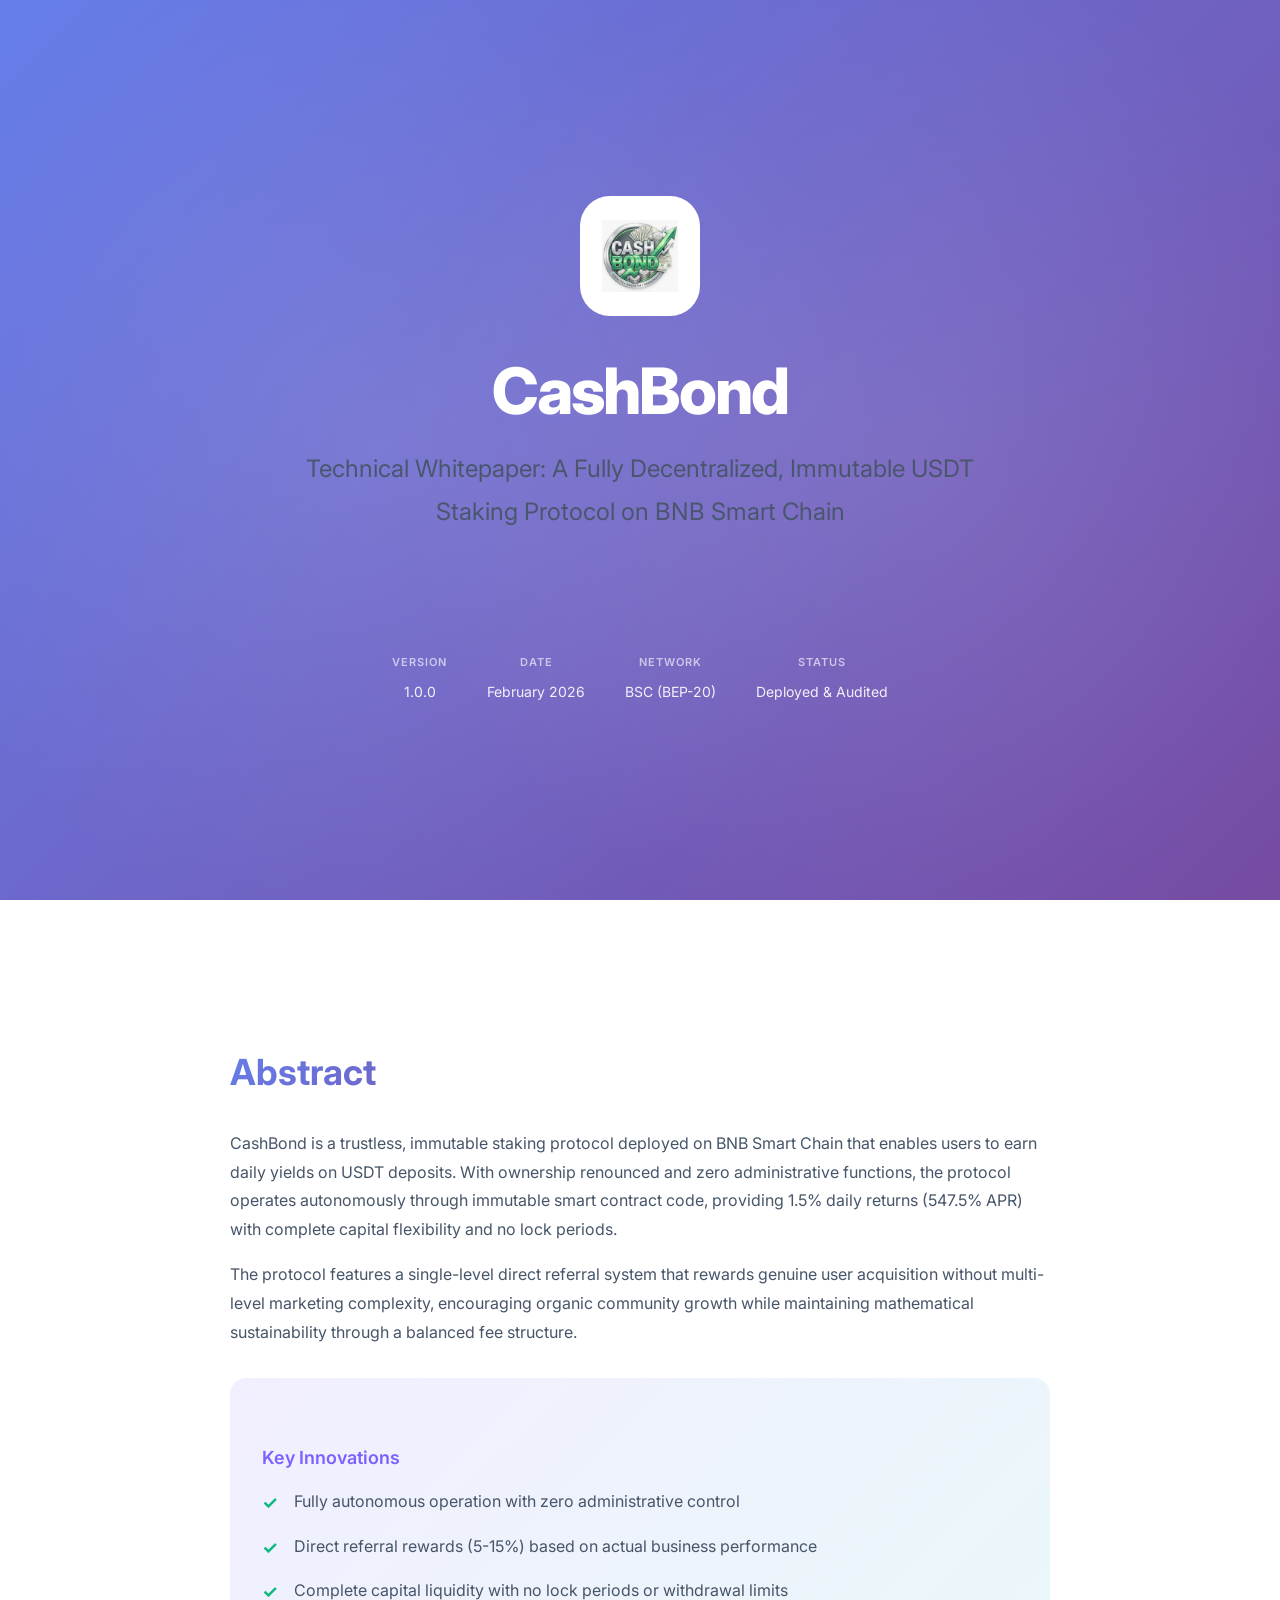
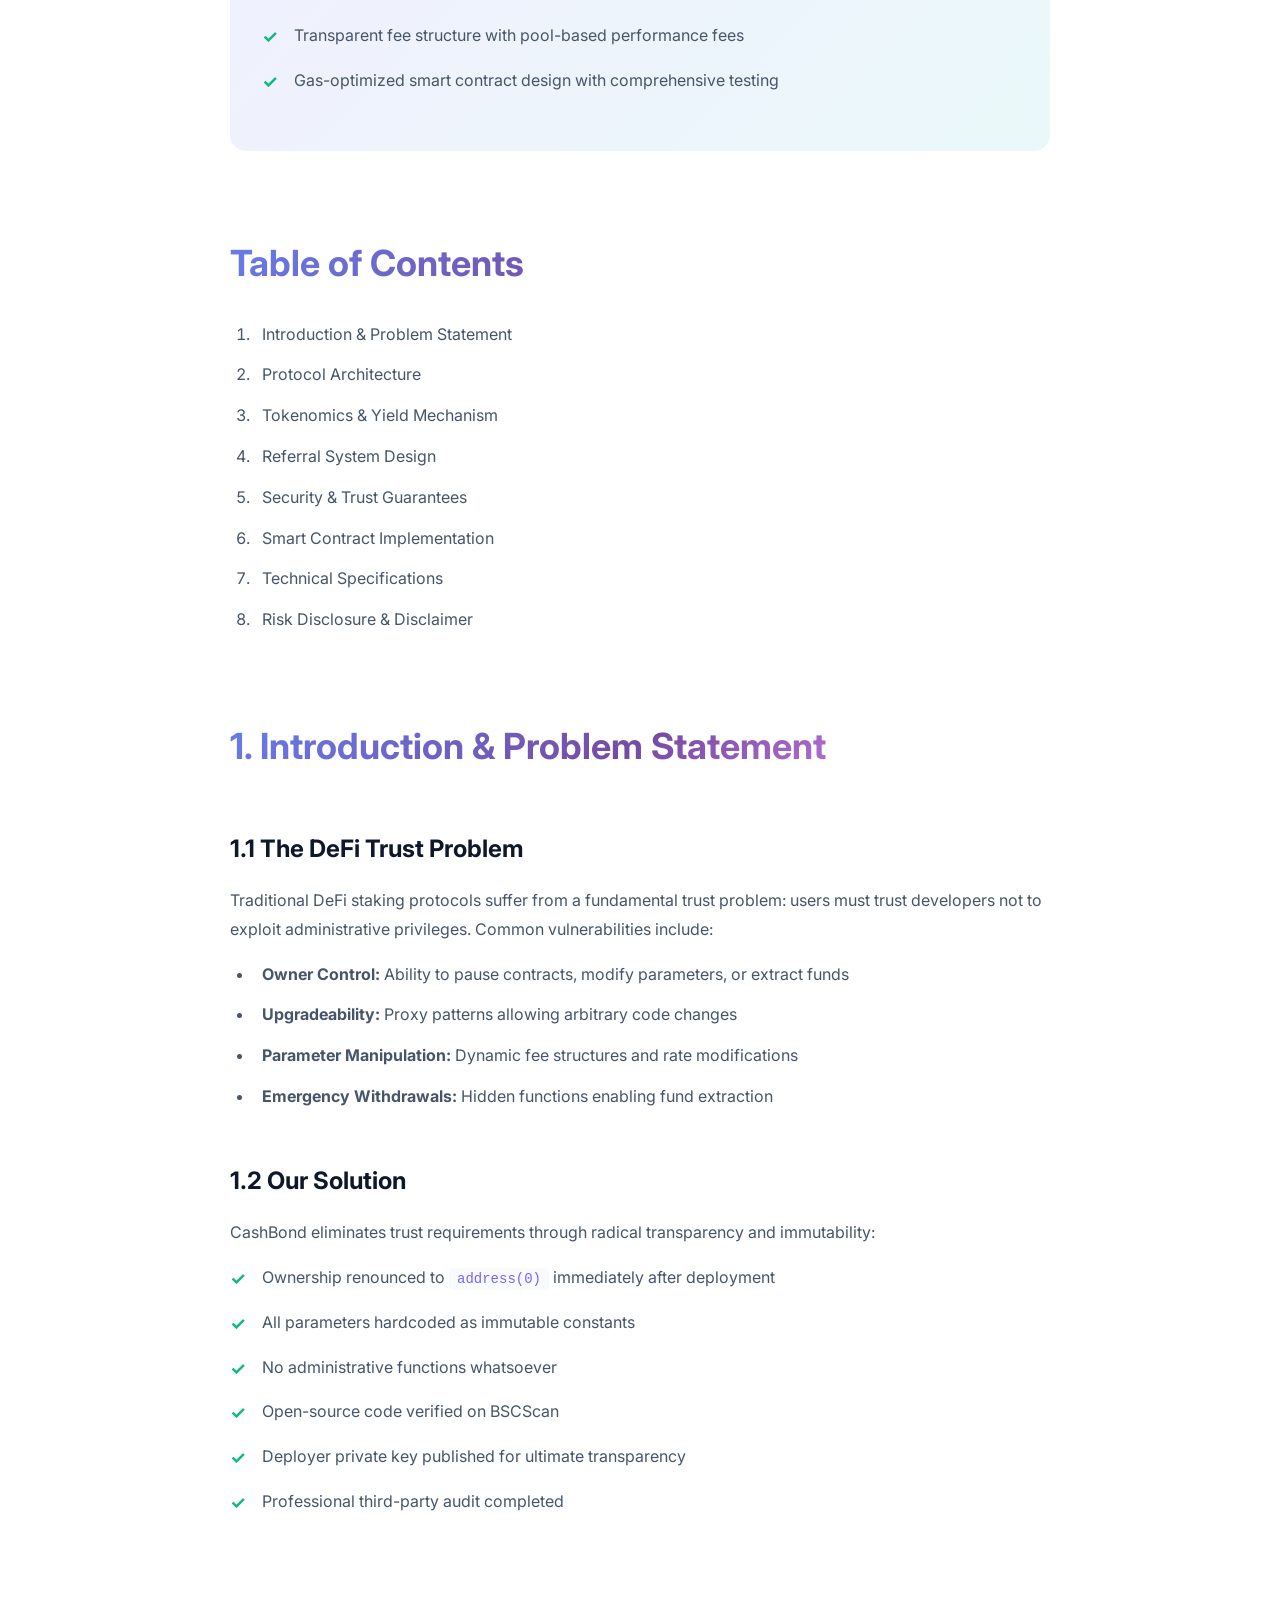
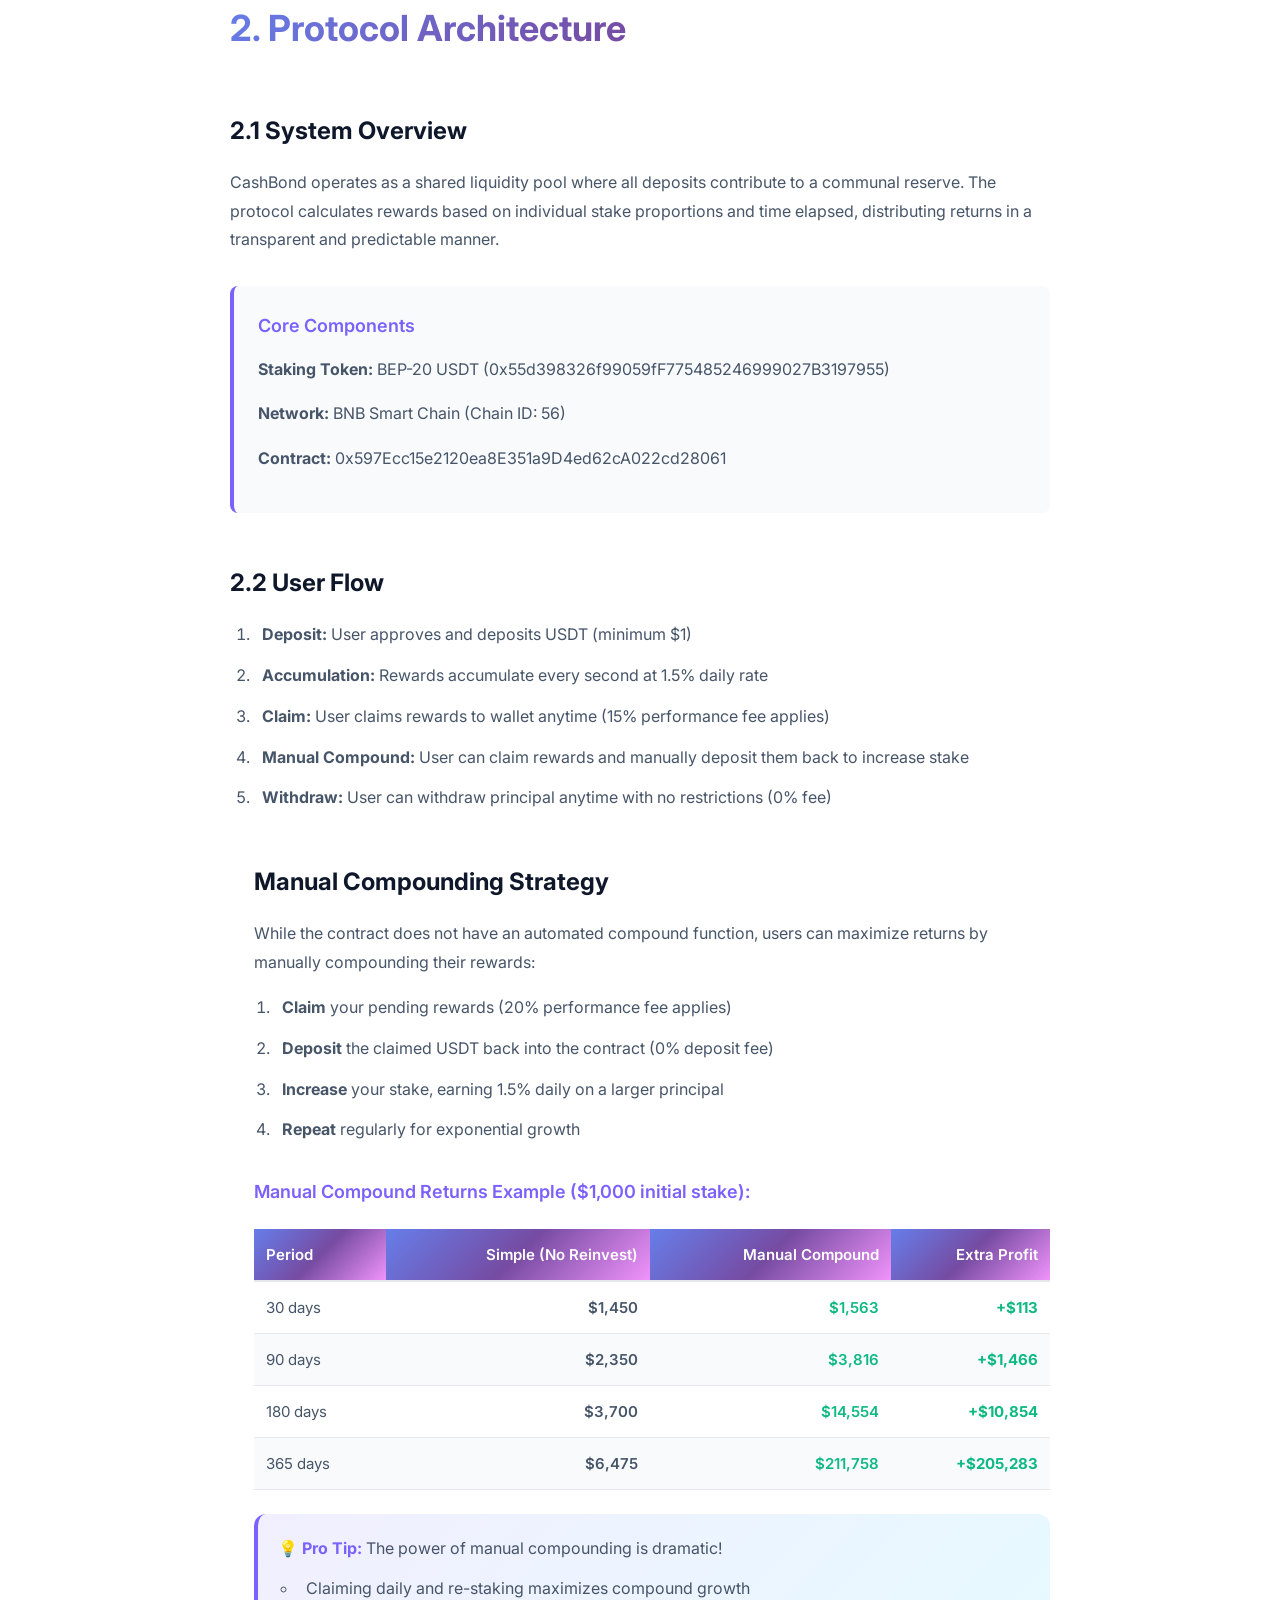
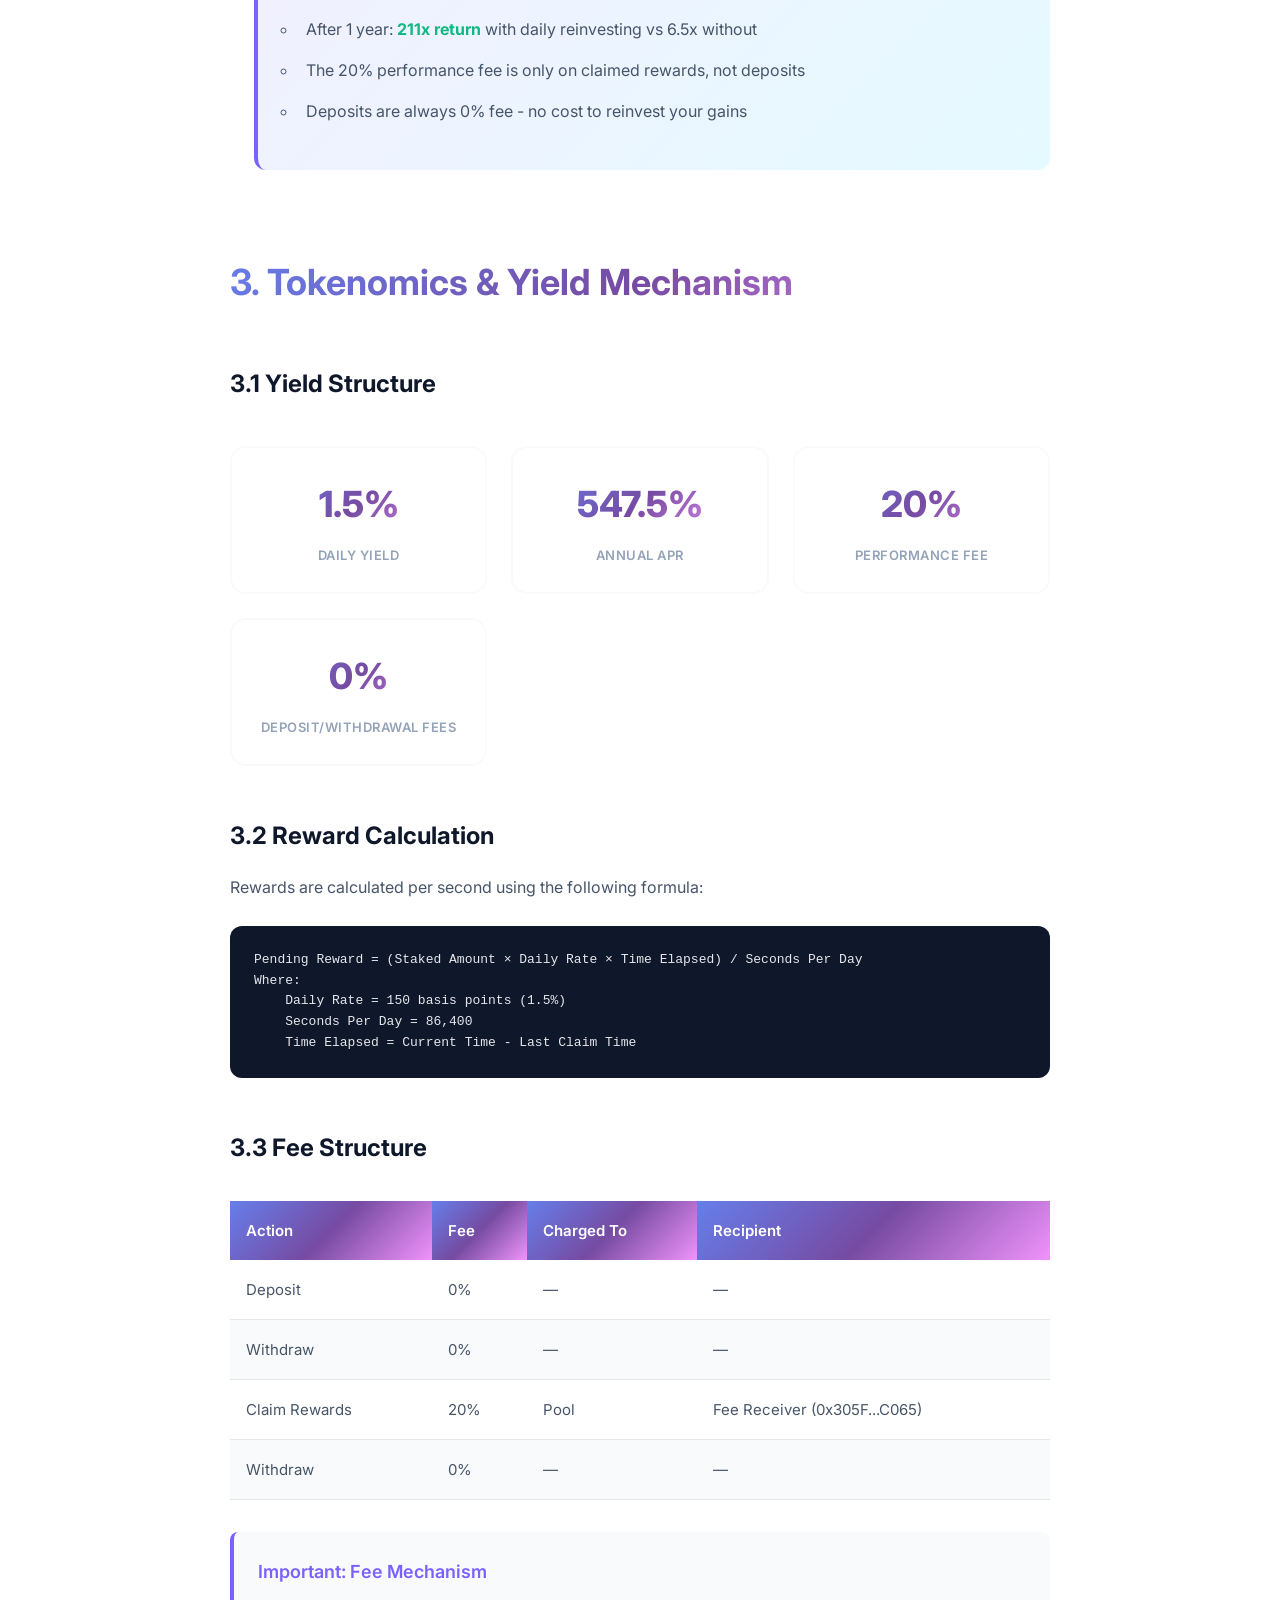
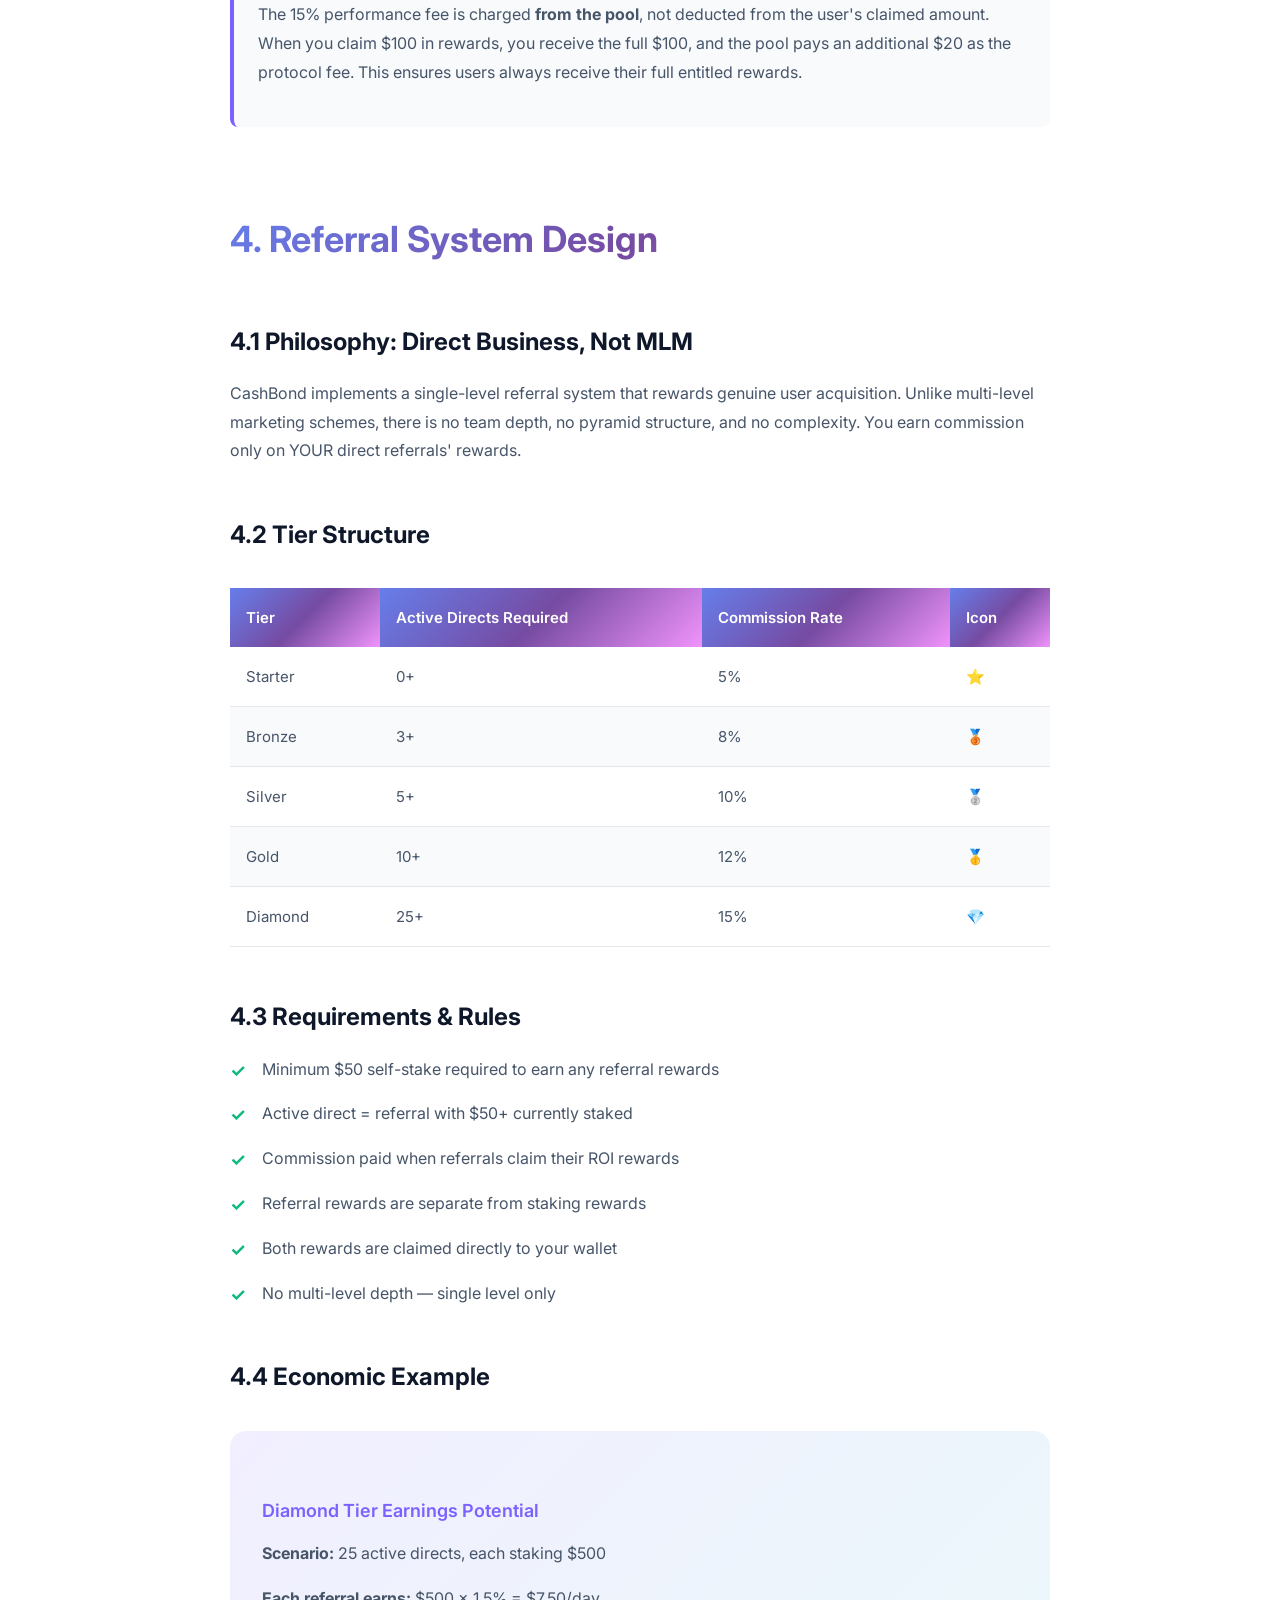
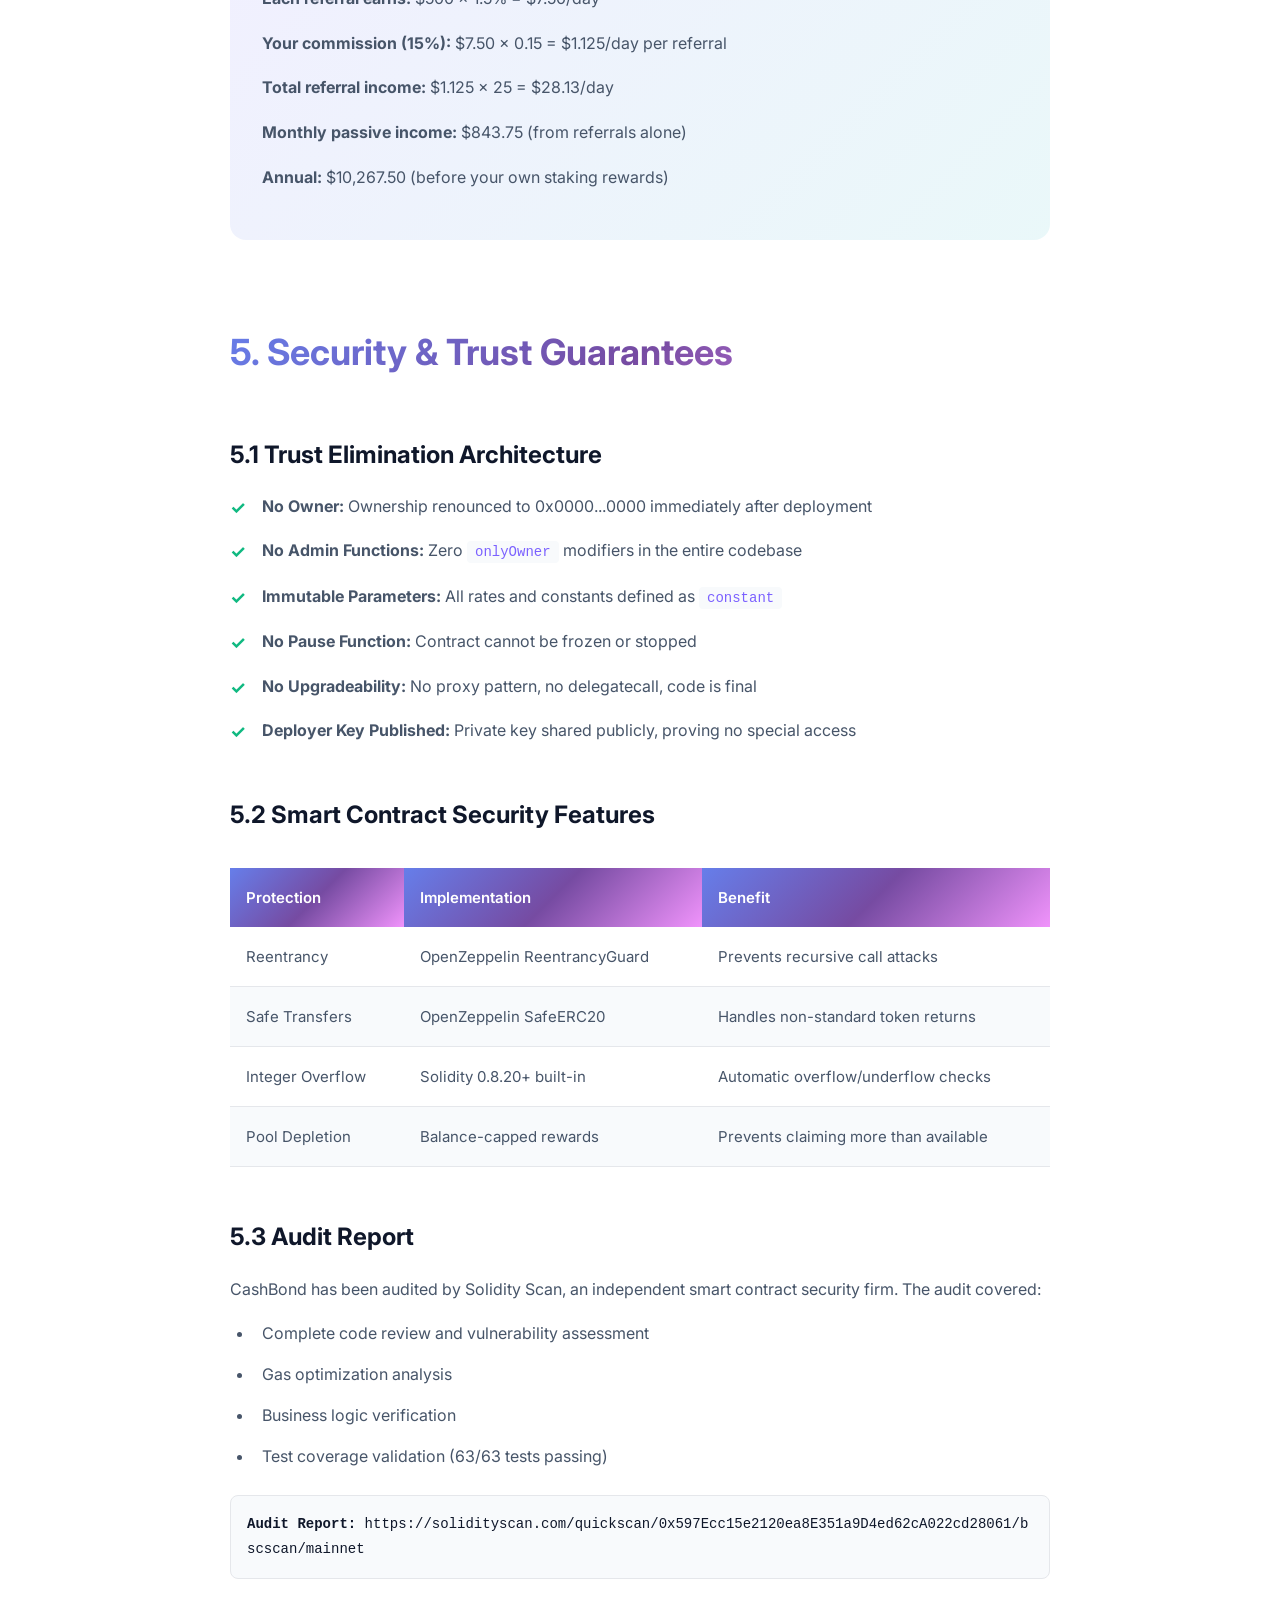
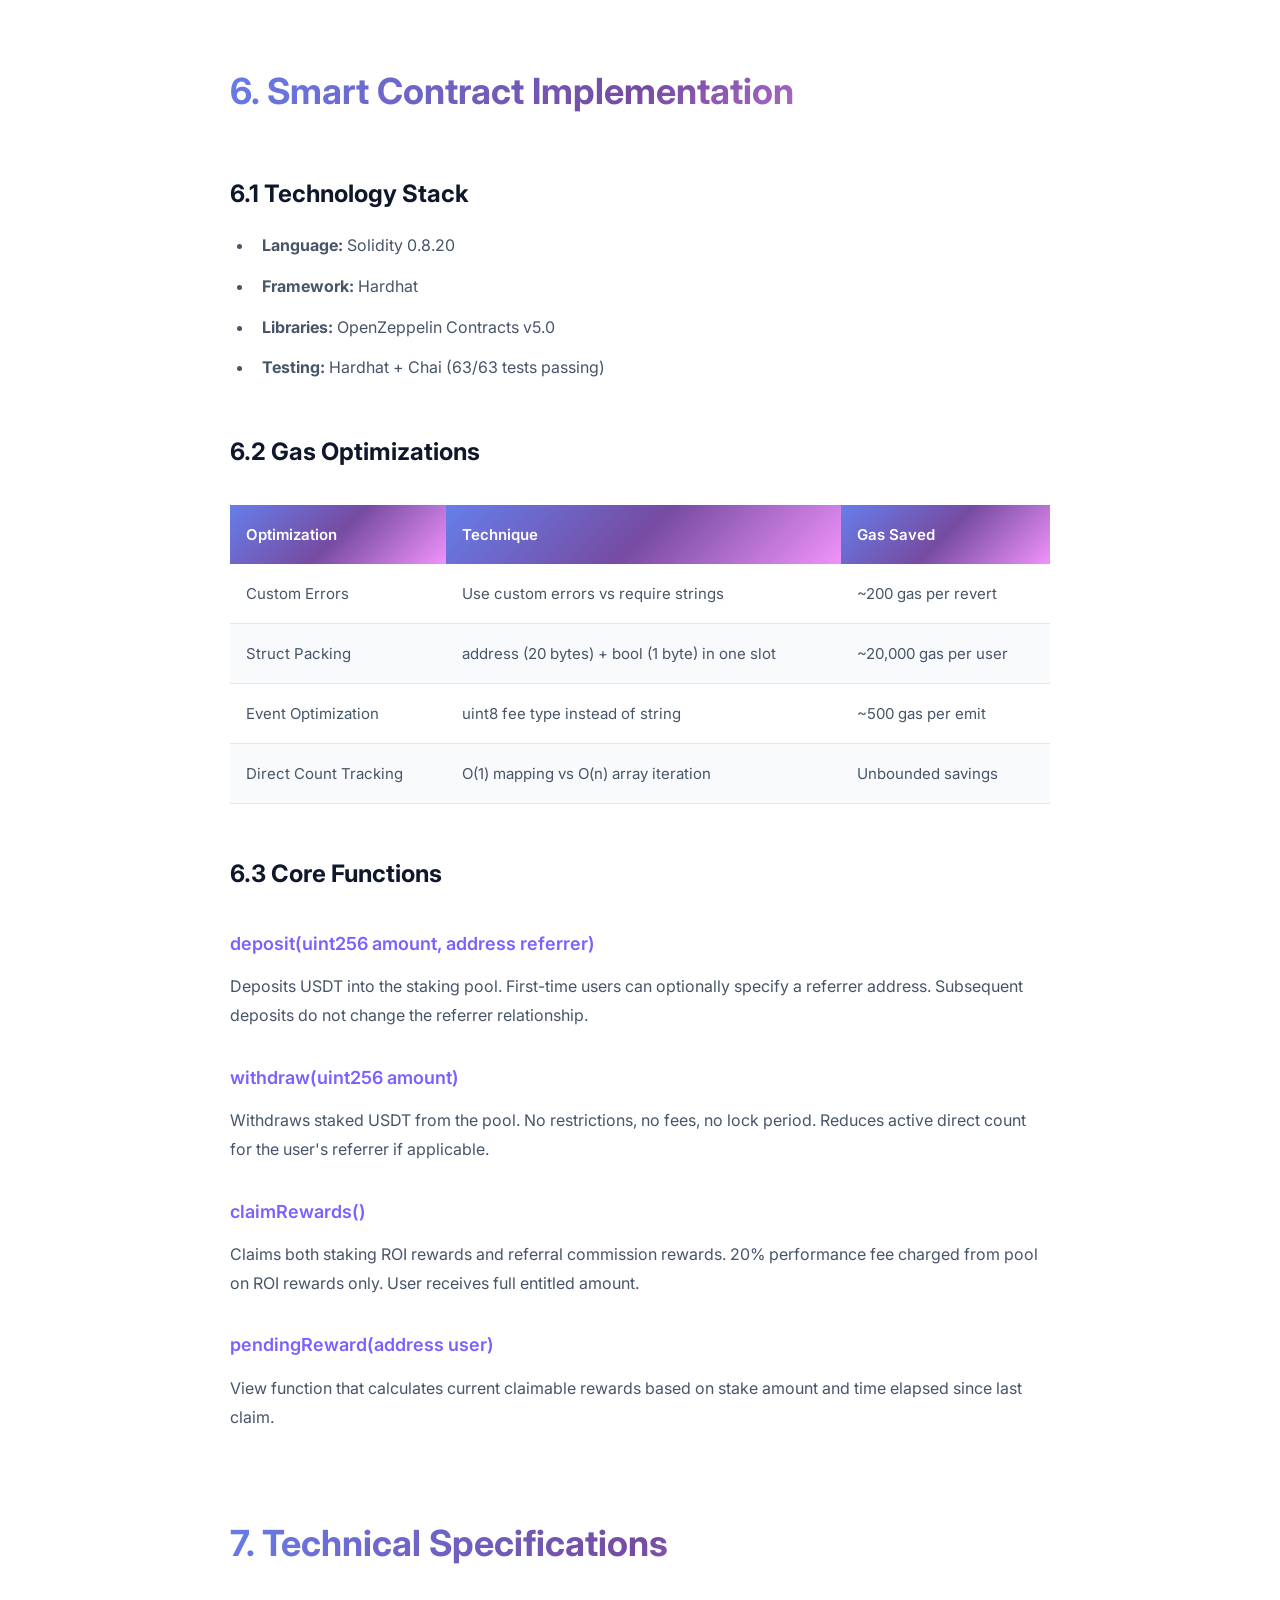
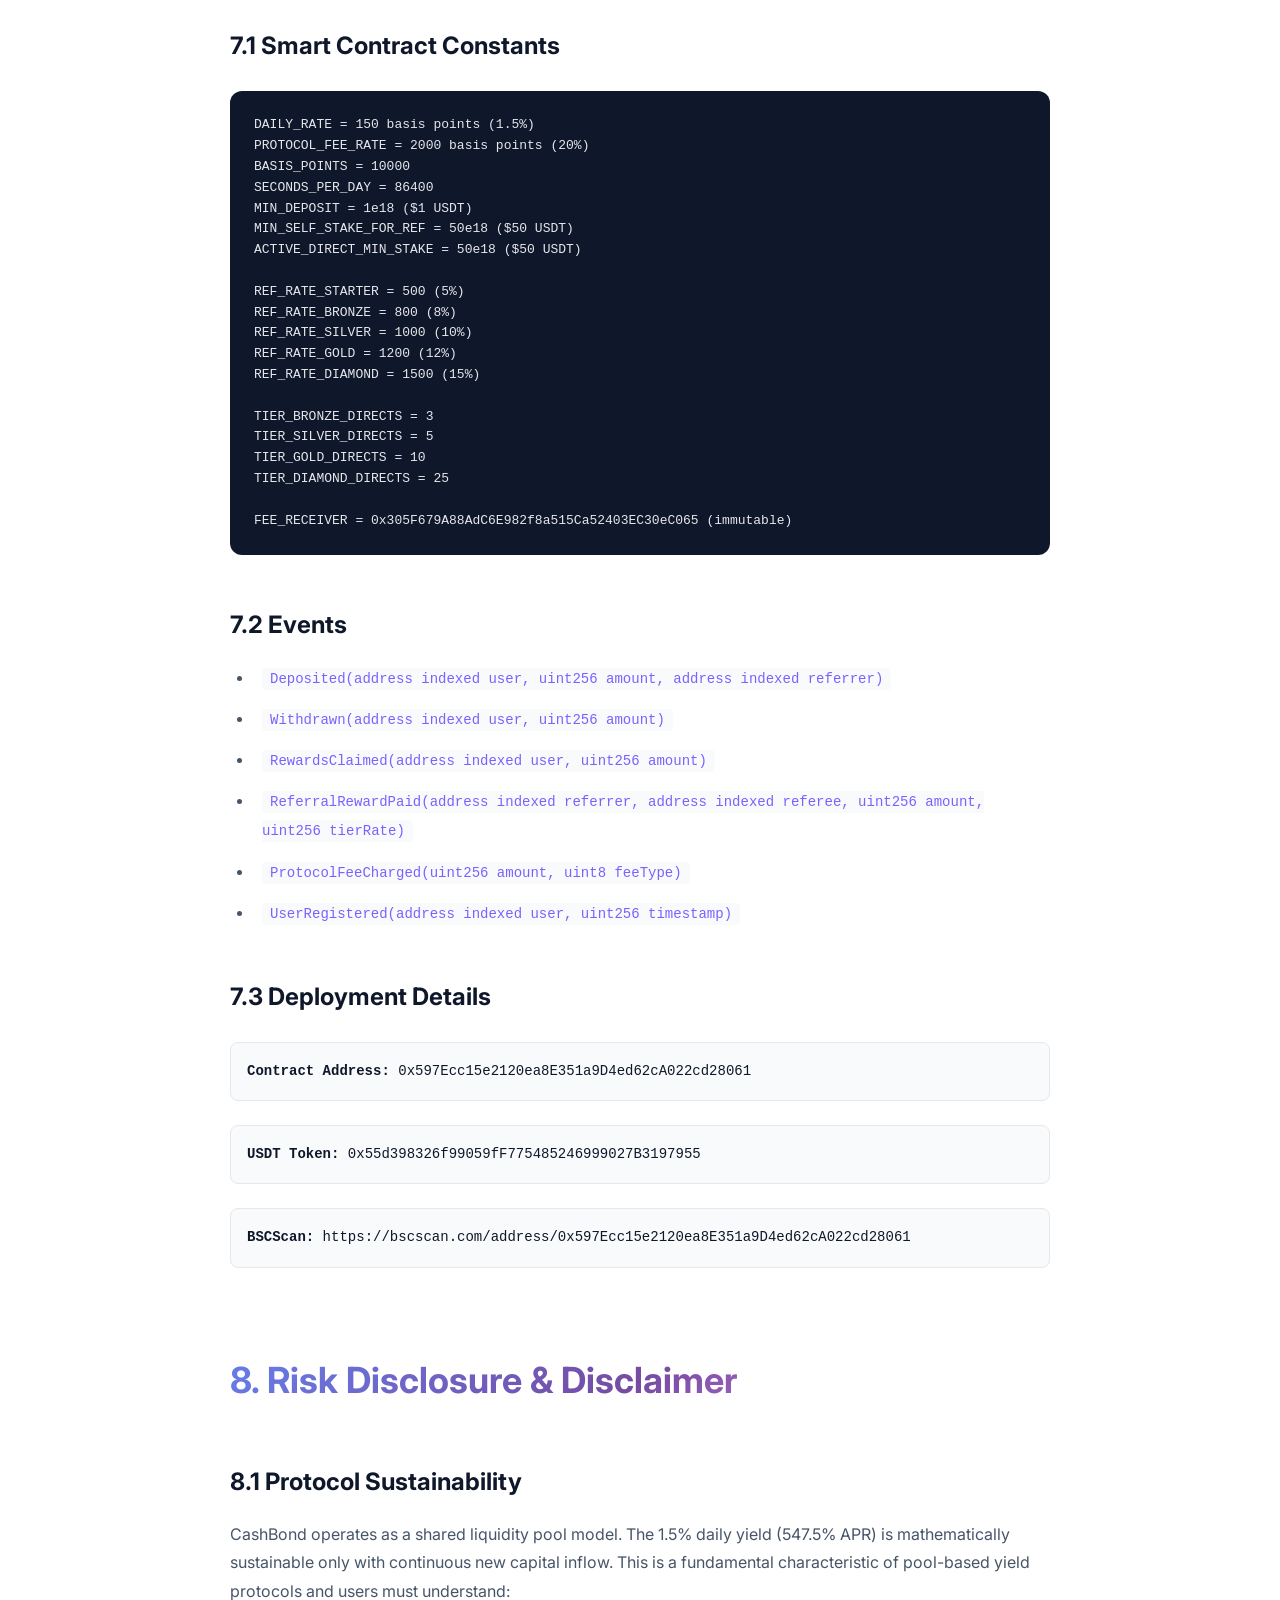
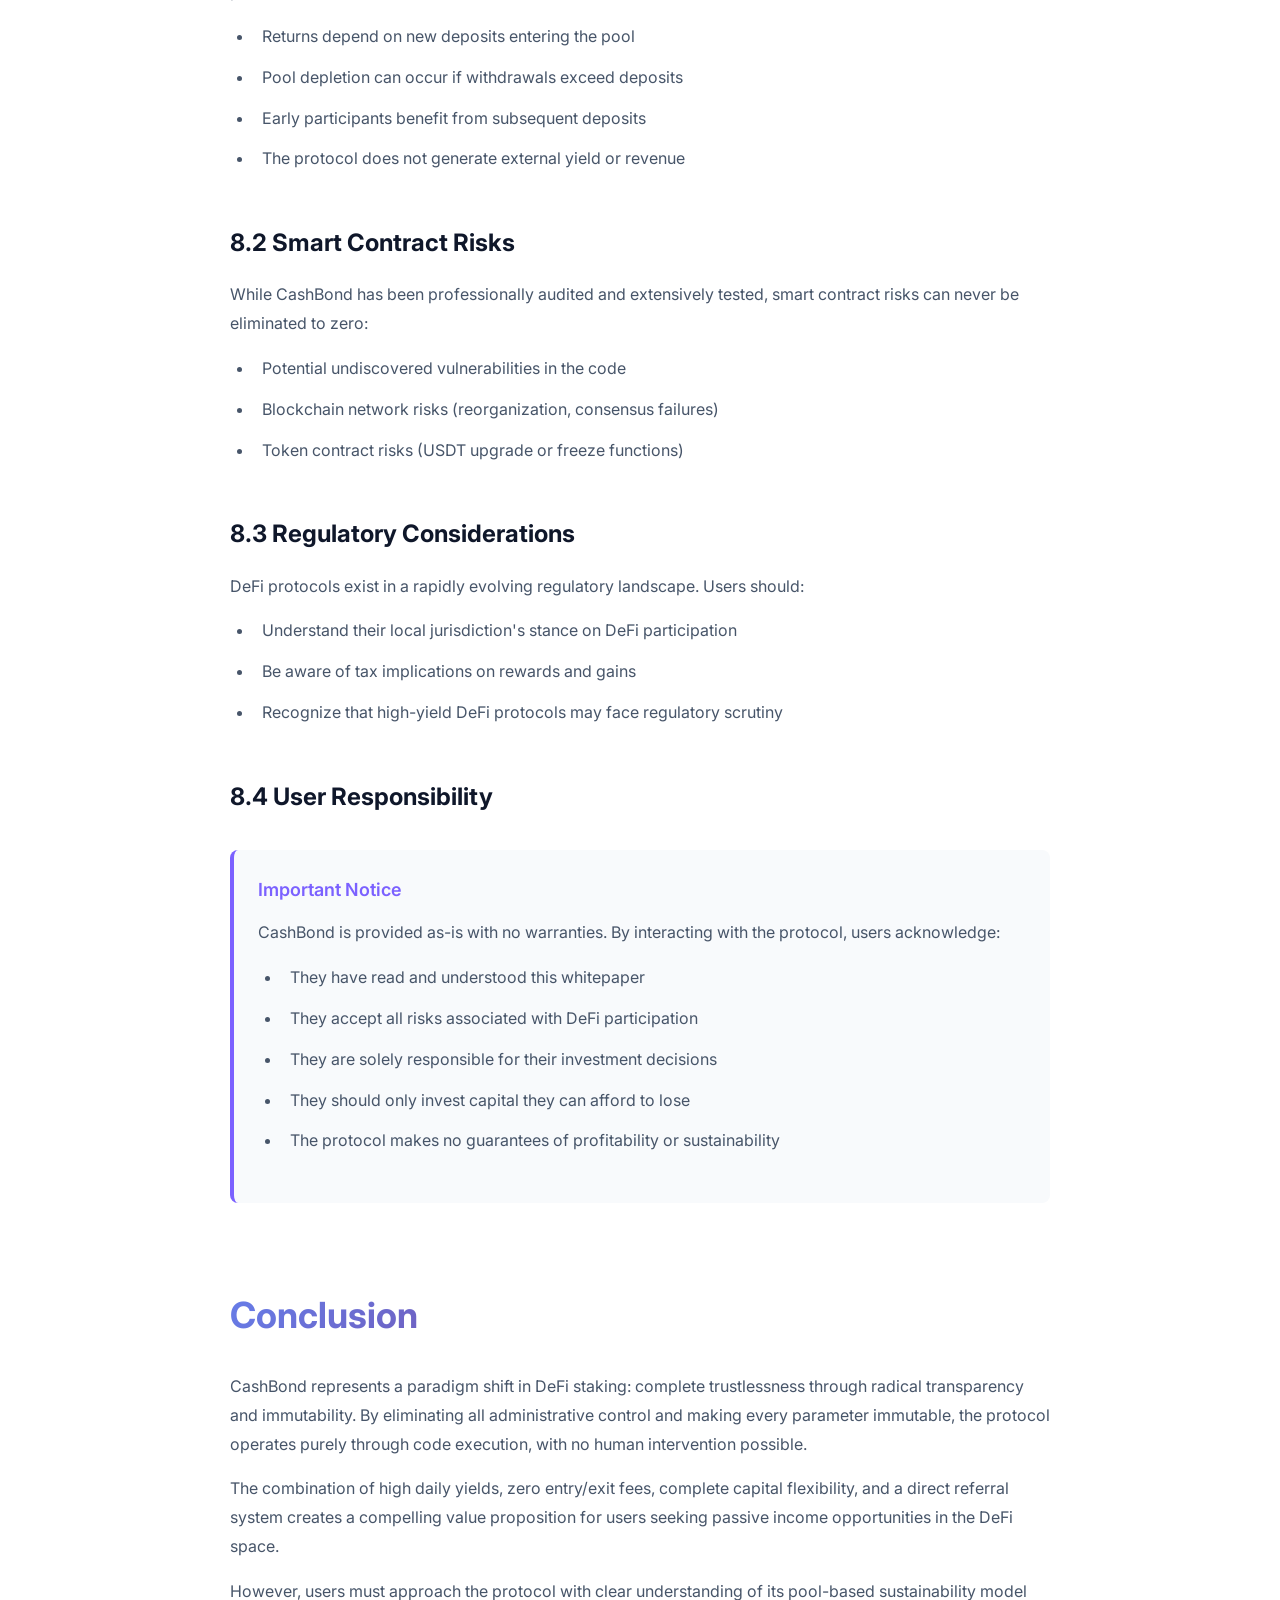
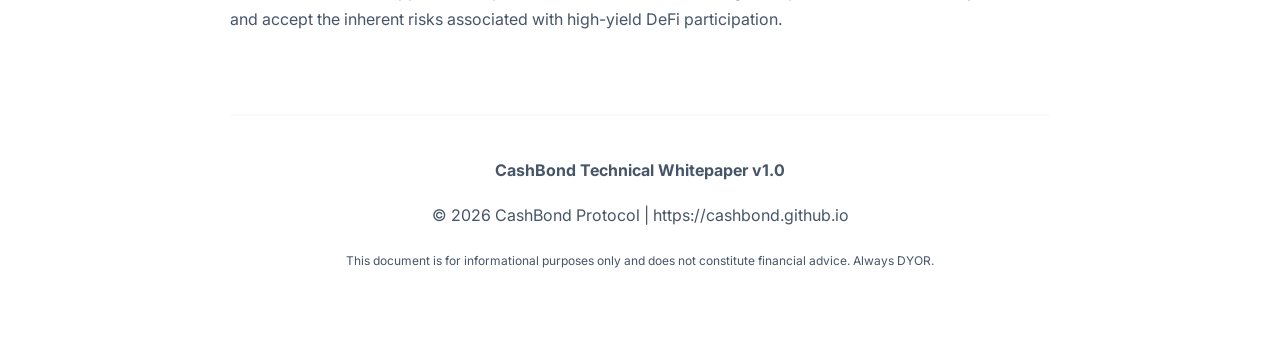
<file: whitepaper.html>
<!DOCTYPE html>
<html lang="en">


<meta http-equiv="content-type" content="text/html;charset=UTF-8" />
<head>
    <meta charset="UTF-8">
    <meta name="viewport" content="width=device-width, initial-scale=1.0">
    <title>CashBond - Technical Whitepaper</title>
    <link rel="preconnect" href="https://fonts.googleapis.com/">
    <link rel="preconnect" href="https://fonts.gstatic.com/" crossorigin>
    <link href="https://fonts.googleapis.com/css2?family=Inter:wght@300;400;500;600;700;800;900&amp;display=swap" rel="stylesheet">
    <style>
        * {
            margin: 0;
            padding: 0;
            box-sizing: border-box;
        }

        :root {
            --purple: #7B61FF;
            --cyan: #00D4FF;
            --pink: #FF00D4;
            --teal: #2EBAC6;
            --magenta: #B6509E;
            --text-primary: #0F172A;
            --text-secondary: #475569;
            --text-muted: #94A3B8;
            --bg-light: #F8FAFC;
            --success: #10B981;
            --gradient-primary: linear-gradient(135deg, #667EEA 0%, #764BA2 50%, #F093FB 100%);
            --border-color: #E2E8F0;
        }

        body {
            font-family: 'Inter', sans-serif;
            color: var(--text-primary);
            line-height: 1.8;
            background: #FFFFFF;
            font-weight: 400;
        }

        @media print {
            body {
                print-color-adjust: exact;
                -webkit-print-color-adjust: exact;
            }
            .page-break {
                page-break-after: always;
            }
        }

        .container {
            max-width: 900px;
            margin: 0 auto;
            padding: 60px 40px;
            background: white;
        }

        .cover {
            min-height: 100vh;
            display: flex;
            flex-direction: column;
            justify-content: center;
            align-items: center;
            text-align: center;
            background: linear-gradient(135deg, #667EEA 0%, #764BA2 100%);
            color: white;
            padding: 80px 40px;
            position: relative;
        }

        .cover::before {
            content: '';
            position: absolute;
            inset: 0;
            background: radial-gradient(circle at 30% 50%, rgba(255,255,255,0.1) 0%, transparent 50%),
                        radial-gradient(circle at 70% 50%, rgba(255,255,255,0.1) 0%, transparent 50%);
            pointer-events: none;
        }

        .logo {
            width: 120px;
            height: 120px;
            background: white;
            backdrop-filter: blur(20px);
            border-radius: 30px;
            display: flex;
            align-items: center;
            justify-content: center;
            margin-bottom: 40px;
            border: 2px solid rgba(255, 255, 255, 0.3);
            padding: 20px;
        }
        
        .logo img {
            width: 100%;
            height: 100%;
            object-fit: contain;
        }

        h1 {
            font-size: 64px;
            font-weight: 800;
            letter-spacing: -0.03em;
            margin-bottom: 20px;
            line-height: 1.1;
        }

        .subtitle {
            font-size: 24px;
            font-weight: 400;
            opacity: 0.95;
            margin-bottom: 60px;
            max-width: 700px;
        }

        .cover-meta {
            display: flex;
            gap: 40px;
            justify-content: center;
            flex-wrap: wrap;
            margin-top: 60px;
            font-size: 14px;
            opacity: 0.9;
        }

        .cover-meta-item {
            display: flex;
            flex-direction: column;
            gap: 6px;
        }

        .cover-meta-label {
            opacity: 0.7;
            text-transform: uppercase;
            font-size: 11px;
            letter-spacing: 1px;
            font-weight: 600;
        }

        h2 {
            font-size: 36px;
            font-weight: 700;
            margin-top: 80px;
            margin-bottom: 24px;
            background: var(--gradient-primary);
            -webkit-background-clip: text;
            -webkit-text-fill-color: transparent;
            background-clip: text;
        }

        h3 {
            font-size: 24px;
            font-weight: 700;
            margin-top: 48px;
            margin-bottom: 16px;
            color: var(--text-primary);
        }

        h4 {
            font-size: 18px;
            font-weight: 600;
            margin-top: 32px;
            margin-bottom: 12px;
            color: var(--purple);
        }

        p {
            margin-bottom: 16px;
            color: var(--text-secondary);
            font-size: 16px;
        }

        ul, ol {
            margin-left: 24px;
            margin-bottom: 24px;
            color: var(--text-secondary);
        }

        li {
            margin-bottom: 12px;
            padding-left: 8px;
        }

        .info-box {
            background: var(--bg-light);
            border-left: 4px solid var(--purple);
            padding: 24px;
            margin: 32px 0;
            border-radius: 8px;
        }

        .info-box h4 {
            margin-top: 0;
            color: var(--purple);
        }

        .highlight {
            background: linear-gradient(135deg, rgba(123, 97, 255, 0.1) 0%, rgba(46, 186, 198, 0.1) 100%);
            padding: 32px;
            border-radius: 16px;
            margin: 32px 0;
        }

        table {
            width: 100%;
            border-collapse: collapse;
            margin: 32px 0;
            font-size: 15px;
        }

        th {
            background: var(--gradient-primary);
            color: white;
            padding: 16px;
            text-align: left;
            font-weight: 600;
        }

        td {
            padding: 16px;
            border-bottom: 1px solid #E5E7EB;
            color: var(--text-secondary);
        }

        tr:nth-child(even) {
            background: var(--bg-light);
        }

        .stats-grid {
            display: grid;
            grid-template-columns: repeat(auto-fit, minmax(200px, 1fr));
            gap: 24px;
            margin: 40px 0;
        }

        .stat-card {
            background: white;
            border: 2px solid var(--bg-light);
            border-radius: 16px;
            padding: 24px;
            text-align: center;
        }

        .stat-value {
            font-size: 36px;
            font-weight: 800;
            background: var(--gradient-primary);
            -webkit-background-clip: text;
            -webkit-text-fill-color: transparent;
            background-clip: text;
            margin-bottom: 8px;
        }

        .stat-label {
            font-size: 13px;
            color: var(--text-muted);
            text-transform: uppercase;
            letter-spacing: 0.5px;
            font-weight: 600;
        }

        code {
            background: var(--bg-light);
            padding: 3px 8px;
            border-radius: 4px;
            font-family: 'SF Mono', 'Fira Code', monospace;
            font-size: 14px;
            color: var(--purple);
        }

        pre {
            background: var(--text-primary);
            color: #E5E7EB;
            padding: 24px;
            border-radius: 12px;
            overflow-x: auto;
            margin: 24px 0;
            font-size: 13px;
            line-height: 1.6;
        }

        .checkmark {
            color: var(--success);
            font-weight: 700;
            margin-right: 8px;
        }

        .feature-list {
            list-style: none;
            margin-left: 0;
        }

        .feature-list li {
            position: relative;
            padding-left: 32px;
            margin-bottom: 16px;
        }

        .feature-list li:before {
            content: "✓";
            position: absolute;
            left: 0;
            color: var(--success);
            font-weight: 700;
            font-size: 18px;
        }

        .footer {
            margin-top: 80px;
            padding-top: 40px;
            border-top: 2px solid var(--bg-light);
            text-align: center;
            color: var(--text-muted);
            font-size: 14px;
        }

        .contract-address {
            font-family: 'SF Mono', monospace;
            background: var(--bg-light);
            padding: 16px;
            border-radius: 8px;
            word-break: break-all;
            margin: 24px 0;
            font-size: 14px;
            border: 1px solid #E5E7EB;
        }
    </style>
</head>
<body>
    <!-- COVER PAGE -->
    <div class="cover page-break">
        <div class="logo"><img src="icon.png" alt="CashBond Logo" /></div>
        <h1>CashBond</h1>
        <p class="subtitle">Technical Whitepaper: A Fully Decentralized, Immutable USDT Staking Protocol on BNB Smart Chain</p>
        
        <div class="cover-meta">
            <div class="cover-meta-item">
                <span class="cover-meta-label">Version</span>
                <span>1.0.0</span>
            </div>
            <div class="cover-meta-item">
                <span class="cover-meta-label">Date</span>
                <span>February 2026</span>
            </div>
            <div class="cover-meta-item">
                <span class="cover-meta-label">Network</span>
                <span>BSC (BEP-20)</span>
            </div>
            <div class="cover-meta-item">
                <span class="cover-meta-label">Status</span>
                <span>Deployed & Audited</span>
            </div>
        </div>
    </div>

    <!-- ABSTRACT -->
    <div class="container">
        <h2>Abstract</h2>
        <p>CashBond is a trustless, immutable staking protocol deployed on BNB Smart Chain that enables users to earn daily yields on USDT deposits. With ownership renounced and zero administrative functions, the protocol operates autonomously through immutable smart contract code, providing 1.5% daily returns (547.5% APR) with complete capital flexibility and no lock periods.</p>
        
        <p>The protocol features a single-level direct referral system that rewards genuine user acquisition without multi-level marketing complexity, encouraging organic community growth while maintaining mathematical sustainability through a balanced fee structure.</p>

        <div class="highlight">
            <h4>Key Innovations</h4>
            <ul class="feature-list">
                <li>Fully autonomous operation with zero administrative control</li>
                <li>Direct referral rewards (5-15%) based on actual business performance</li>
                <li>Complete capital liquidity with no lock periods or withdrawal limits</li>
                <li>Transparent fee structure with pool-based performance fees</li>
                <li>Gas-optimized smart contract design with comprehensive testing</li>
            </ul>
        </div>

        <!-- TABLE OF CONTENTS -->
        <div class="page-break"></div>
        <h2>Table of Contents</h2>
        <ol>
            <li>Introduction & Problem Statement</li>
            <li>Protocol Architecture</li>
            <li>Tokenomics & Yield Mechanism</li>
            <li>Referral System Design</li>
            <li>Security & Trust Guarantees</li>
            <li>Smart Contract Implementation</li>
            <li>Technical Specifications</li>
            <li>Risk Disclosure & Disclaimer</li>
        </ol>

        <!-- 1. INTRODUCTION -->
        <div class="page-break"></div>
        <h2>1. Introduction & Problem Statement</h2>
        
        <h3>1.1 The DeFi Trust Problem</h3>
        <p>Traditional DeFi staking protocols suffer from a fundamental trust problem: users must trust developers not to exploit administrative privileges. Common vulnerabilities include:</p>
        
        <ul>
            <li><strong>Owner Control:</strong> Ability to pause contracts, modify parameters, or extract funds</li>
            <li><strong>Upgradeability:</strong> Proxy patterns allowing arbitrary code changes</li>
            <li><strong>Parameter Manipulation:</strong> Dynamic fee structures and rate modifications</li>
            <li><strong>Emergency Withdrawals:</strong> Hidden functions enabling fund extraction</li>
        </ul>

        <h3>1.2 Our Solution</h3>
        <p>CashBond eliminates trust requirements through radical transparency and immutability:</p>
        
        <ul class="feature-list">
            <li>Ownership renounced to <code>address(0)</code> immediately after deployment</li>
            <li>All parameters hardcoded as immutable constants</li>
            <li>No administrative functions whatsoever</li>
            <li>Open-source code verified on BSCScan</li>
            <li>Deployer private key published for ultimate transparency</li>
            <li>Professional third-party audit completed</li>
        </ul>

        <!-- 2. PROTOCOL ARCHITECTURE -->
        <div class="page-break"></div>
        <h2>2. Protocol Architecture</h2>

        <h3>2.1 System Overview</h3>
        <p>CashBond operates as a shared liquidity pool where all deposits contribute to a communal reserve. The protocol calculates rewards based on individual stake proportions and time elapsed, distributing returns in a transparent and predictable manner.</p>

        <div class="info-box">
            <h4>Core Components</h4>
            <p><strong>Staking Token:</strong> BEP-20 USDT (0x55d398326f99059fF775485246999027B3197955)</p>
            <p><strong>Network:</strong> BNB Smart Chain (Chain ID: 56)</p>
            <p><strong>Contract:</strong> 0x597Ecc15e2120ea8E351a9D4ed62cA022cd28061</p>
        </div>

        <h3>2.2 User Flow</h3>
        <ol>
            <li><strong>Deposit:</strong> User approves and deposits USDT (minimum $1)</li>
            <li><strong>Accumulation:</strong> Rewards accumulate every second at 1.5% daily rate</li>
            <li><strong>Claim:</strong> User claims rewards to wallet anytime (15% performance fee applies)</li>
            <li><strong>Manual Compound:</strong> User can claim rewards and manually deposit them back to increase stake</li>
            <li><strong>Withdraw:</strong> User can withdraw principal anytime with no restrictions (0% fee)</li>
        </ul>

        <h3>Manual Compounding Strategy</h3>
        <p>While the contract does not have an automated compound function, users can maximize returns by manually compounding their rewards:</p>
        
        <ol style="margin-left: 20px; margin-bottom: 20px;">
            <li><strong>Claim</strong> your pending rewards (20% performance fee applies)</li>
            <li><strong>Deposit</strong> the claimed USDT back into the contract (0% deposit fee)</li>
            <li><strong>Increase</strong> your stake, earning 1.5% daily on a larger principal</li>
            <li><strong>Repeat</strong> regularly for exponential growth</li>
        </ol>

        <h4>Manual Compound Returns Example ($1,000 initial stake):</h4>
        <table style="width: 100%; margin: 20px 0; border-collapse: collapse;">
            <thead>
                <tr style="background: var(--bg-light); border-bottom: 2px solid #E5E7EB;">
                    <th style="padding: 12px; text-align: left;">Period</th>
                    <th style="padding: 12px; text-align: right;">Simple (No Reinvest)</th>
                    <th style="padding: 12px; text-align: right;">Manual Compound</th>
                    <th style="padding: 12px; text-align: right;">Extra Profit</th>
                </tr>
            </thead>
            <tbody>
                <tr style="border-bottom: 1px solid #E5E7EB;">
                    <td style="padding: 12px;">30 days</td>
                    <td style="padding:12px; text-align: right; font-weight: 600;">$1,450</td>
                    <td style="padding: 12px; text-align: right; font-weight: 600; color: var(--success);">$1,563</td>
                    <td style="padding: 12px; text-align: right; font-weight: 700; color: var(--success);">+$113</td>
                </tr>
                <tr style="border-bottom: 1px solid #E5E7EB;">
                    <td style="padding: 12px;">90 days</td>
                    <td style="padding: 12px; text-align: right; font-weight: 600;">$2,350</td>
                    <td style="padding: 12px; text-align: right; font-weight: 600; color: var(--success);">$3,816</td>
                    <td style="padding: 12px; text-align: right; font-weight: 700; color: var(--success);">+$1,466</td>
                </tr>
                <tr style="border-bottom: 1px solid #E5E7EB;">
                    <td style="padding: 12px;">180 days</td>
                    <td style="padding: 12px; text-align: right; font-weight: 600;">$3,700</td>
                    <td style="padding: 12px; text-align: right; font-weight: 600; color: var(--success);">$14,554</td>
                    <td style="padding: 12px; text-align: right; font-weight: 700; color: var(--success);">+$10,854</td>
                </tr>
                <tr>
                    <td style="padding: 12px;">365 days</td>
                    <td style="padding: 12px; text-align: right; font-weight: 600;">$6,475</td>
                    <td style="padding: 12px; text-align: right; font-weight: 600; color: var(--success);">$211,758</td>
                    <td style="padding: 12px; text-align: right; font-weight: 700; color: var(--success);">+$205,283</td>
                </tr>
            </tbody>
        </table>

        <div style="background: linear-gradient(135deg, rgba(123, 97, 255, 0.1), rgba(0, 212, 255, 0.1)); padding: 20px; border-radius: 12px; border-left: 4px solid var(--purple); margin: 24px 0;">
            <p style="margin-bottom: 12px;"><strong style="color: var(--purple);">💡 Pro Tip:</strong> The power of manual compounding is dramatic!</p>
            <ul style="margin-left: 20px;">
                <li>Claiming daily and re-staking maximizes compound growth</li>
                <li>After 1 year: <strong style="color: var(--success);">211x return</strong> with daily reinvesting vs 6.5x without</li>
                <li>The 20% performance fee is only on claimed rewards, not deposits</li>
                <li>Deposits are always 0% fee - no cost to reinvest your gains</li>
            </ul>
        </div>

        <ul>
        </ol>

        <!-- 3. TOKENOMICS -->
        <div class="page-break"></div>
        <h2>3. Tokenomics & Yield Mechanism</h2>

        <h3>3.1 Yield Structure</h3>
        
        <div class="stats-grid">
            <div class="stat-card">
                <div class="stat-value">1.5%</div>
                <div class="stat-label">Daily Yield</div>
            </div>
            <div class="stat-card">
                <div class="stat-value">547.5%</div>
                <div class="stat-label">Annual APR</div>
            </div>
            <div class="stat-card">
                <div class="stat-value">20%</div>
                <div class="stat-label">Performance Fee</div>
            </div>
            <div class="stat-card">
                <div class="stat-value">0%</div>
                <div class="stat-label">Deposit/Withdrawal Fees</div>
            </div>
        </div>

        <h3>3.2 Reward Calculation</h3>
        <p>Rewards are calculated per second using the following formula:</p>
        
        <pre>
Pending Reward = (Staked Amount × Daily Rate × Time Elapsed) / Seconds Per Day
Where:
    Daily Rate = 150 basis points (1.5%)
    Seconds Per Day = 86,400
    Time Elapsed = Current Time - Last Claim Time</pre>

        <h3>3.3 Fee Structure</h3>
        
        <table>
            <thead>
                <tr>
                    <th>Action</th>
                    <th>Fee</th>
                    <th>Charged To</th>
                    <th>Recipient</th>
                </tr>
            </thead>
            <tbody>
                <tr>
                    <td>Deposit</td>
                    <td>0%</td>
                    <td>—</td>
                    <td>—</td>
                </tr>
                <tr>
                    <td>Withdraw</td>
                    <td>0%</td>
                    <td>—</td>
                    <td>—</td>
                </tr>
                <tr>
                    <td>Claim Rewards</td>
                    <td>20%</td>
                    <td>Pool</td>
                    <td>Fee Receiver (0x305F...C065)</td>
                </tr>
                <tr>
                    <td>Withdraw</td>
                    <td>0%</td>
                    <td>—</td>
                    <td>—</td>
                </tr>
            </tbody>
        </table>

        <div class="info-box">
            <h4>Important: Fee Mechanism</h4>
            <p>The 15% performance fee is charged <strong>from the pool</strong>, not deducted from the user's claimed amount. When you claim $100 in rewards, you receive the full $100, and the pool pays an additional $20 as the protocol fee. This ensures users always receive their full entitled rewards.</p>
        </div>

        <!-- 4. REFERRAL SYSTEM -->
        <div class="page-break"></div>
        <h2>4. Referral System Design</h2>

        <h3>4.1 Philosophy: Direct Business, Not MLM</h3>
        <p>CashBond implements a single-level referral system that rewards genuine user acquisition. Unlike multi-level marketing schemes, there is no team depth, no pyramid structure, and no complexity. You earn commission only on YOUR direct referrals' rewards.</p>

        <h3>4.2 Tier Structure</h3>
        
        <table>
            <thead>
                <tr>
                    <th>Tier</th>
                    <th>Active Directs Required</th>
                    <th>Commission Rate</th>
                    <th>Icon</th>
                </tr>
            </thead>
            <tbody>
                <tr>
                    <td>Starter</td>
                    <td>0+</td>
                    <td>5%</td>
                    <td>⭐</td>
                </tr>
                <tr>
                    <td>Bronze</td>
                    <td>3+</td>
                    <td>8%</td>
                    <td>🥉</td>
                </tr>
                <tr>
                    <td>Silver</td>
                    <td>5+</td>
                    <td>10%</td>
                    <td>🥈</td>
                </tr>
                <tr>
                    <td>Gold</td>
                    <td>10+</td>
                    <td>12%</td>
                    <td>🥇</td>
                </tr>
                <tr>
                    <td>Diamond</td>
                    <td>25+</td>
                    <td>15%</td>
                    <td>💎</td>
                </tr>
            </tbody>
        </table>

        <h3>4.3 Requirements & Rules</h3>
        
        <ul class="feature-list">
            <li>Minimum $50 self-stake required to earn any referral rewards</li>
            <li>Active direct = referral with $50+ currently staked</li>
            <li>Commission paid when referrals claim their ROI rewards</li>
            <li>Referral rewards are separate from staking rewards</li>
            <li>Both rewards are claimed directly to your wallet</li>
            <li>No multi-level depth — single level only</li>
        </ul>

        <h3>4.4 Economic Example</h3>
        
        <div class="highlight">
            <h4>Diamond Tier Earnings Potential</h4>
            <p><strong>Scenario:</strong> 25 active directs, each staking $500</p>
            
            <p><strong>Each referral earns:</strong> $500 × 1.5% = $7.50/day</p>
            <p><strong>Your commission (15%):</strong> $7.50 × 0.15 = $1.125/day per referral</p>
            <p><strong>Total referral income:</strong> $1.125 × 25 = $28.13/day</p>
            <p><strong>Monthly passive income:</strong> $843.75 (from referrals alone)</p>
            <p><strong>Annual:</strong> $10,267.50 (before your own staking rewards)</p>
        </div>

        <!-- 5. SECURITY -->
        <div class="page-break"></div>
        <h2>5. Security & Trust Guarantees</h2>

        <h3>5.1 Trust Elimination Architecture</h3>
        
        <ul class="feature-list">
            <li><strong>No Owner:</strong> Ownership renounced to 0x0000...0000 immediately after deployment</li>
            <li><strong>No Admin Functions:</strong> Zero <code>onlyOwner</code> modifiers in the entire codebase</li>
            <li><strong>Immutable Parameters:</strong> All rates and constants defined as <code>constant</code></li>
            <li><strong>No Pause Function:</strong> Contract cannot be frozen or stopped</li>
            <li><strong>No Upgradeability:</strong> No proxy pattern, no delegatecall, code is final</li>
            <li><strong>Deployer Key Published:</strong> Private key shared publicly, proving no special access</li>
        </ul>

        <h3>5.2 Smart Contract Security Features</h3>
        
        <table>
            <thead>
                <tr>
                    <th>Protection</th>
                    <th>Implementation</th>
                    <th>Benefit</th>
                </tr>
            </thead>
            <tbody>
                <tr>
                    <td>Reentrancy</td>
                    <td>OpenZeppelin ReentrancyGuard</td>
                    <td>Prevents recursive call attacks</td>
                </tr>
                <tr>
                    <td>Safe Transfers</td>
                    <td>OpenZeppelin SafeERC20</td>
                    <td>Handles non-standard token returns</td>
                </tr>
                <tr>
                    <td>Integer Overflow</td>
                    <td>Solidity 0.8.20+ built-in</td>
                    <td>Automatic overflow/underflow checks</td>
                </tr>
                <tr>
                    <td>Pool Depletion</td>
                    <td>Balance-capped rewards</td>
                    <td>Prevents claiming more than available</td>
                </tr>
            </tbody>
        </table>

        <h3>5.3 Audit Report</h3>
        <p>CashBond has been audited by Solidity Scan, an independent smart contract security firm. The audit covered:</p>
        
        <ul>
            <li>Complete code review and vulnerability assessment</li>
            <li>Gas optimization analysis</li>
            <li>Business logic verification</li>
            <li>Test coverage validation (63/63 tests passing)</li>
        </ul>

        <div class="contract-address">
            <strong>Audit Report:</strong> https://solidityscan.com/quickscan/0x597Ecc15e2120ea8E351a9D4ed62cA022cd28061/bscscan/mainnet
        </div>

        <!-- 6. SMART CONTRACT -->
        <div class="page-break"></div>
        <h2>6. Smart Contract Implementation</h2>

        <h3>6.1 Technology Stack</h3>
        
        <ul>
            <li><strong>Language:</strong> Solidity 0.8.20</li>
            <li><strong>Framework:</strong> Hardhat</li>
            <li><strong>Libraries:</strong> OpenZeppelin Contracts v5.0</li>
            <li><strong>Testing:</strong> Hardhat + Chai (63/63 tests passing)</li>
        </ul>

        <h3>6.2 Gas Optimizations</h3>
        
        <table>
            <thead>
                <tr>
                    <th>Optimization</th>
                    <th>Technique</th>
                    <th>Gas Saved</th>
                </tr>
            </thead>
            <tbody>
                <tr>
                    <td>Custom Errors</td>
                    <td>Use custom errors vs require strings</td>
                    <td>~200 gas per revert</td>
                </tr>
                <tr>
                    <td>Struct Packing</td>
                    <td>address (20 bytes) + bool (1 byte) in one slot</td>
                    <td>~20,000 gas per user</td>
                </tr>
                <tr>
                    <td>Event Optimization</td>
                    <td>uint8 fee type instead of string</td>
                    <td>~500 gas per emit</td>
                </tr>
                <tr>
                    <td>Direct Count Tracking</td>
                    <td>O(1) mapping vs O(n) array iteration</td>
                    <td>Unbounded savings</td>
                </tr>
            </tbody>
        </table>

        <h3>6.3 Core Functions</h3>

        <h4>deposit(uint256 amount, address referrer)</h4>
        <p>Deposits USDT into the staking pool. First-time users can optionally specify a referrer address. Subsequent deposits do not change the referrer relationship.</p>

        <h4>withdraw(uint256 amount)</h4>
        <p>Withdraws staked USDT from the pool. No restrictions, no fees, no lock period. Reduces active direct count for the user's referrer if applicable.</p>

        <h4>claimRewards()</h4>
        <p>Claims both staking ROI rewards and referral commission rewards. 20% performance fee charged from pool on ROI rewards only. User receives full entitled amount.</p>


        <h4>pendingReward(address user)</h4>
        <p>View function that calculates current claimable rewards based on stake amount and time elapsed since last claim.</p>

        <!-- 7. TECHNICAL SPECS -->
        <div class="page-break"></div>
        <h2>7. Technical Specifications</h2>

        <h3>7.1 Smart Contract Constants</h3>

        <pre>
DAILY_RATE = 150 basis points (1.5%)
PROTOCOL_FEE_RATE = 2000 basis points (20%)
BASIS_POINTS = 10000
SECONDS_PER_DAY = 86400
MIN_DEPOSIT = 1e18 ($1 USDT)
MIN_SELF_STAKE_FOR_REF = 50e18 ($50 USDT)
ACTIVE_DIRECT_MIN_STAKE = 50e18 ($50 USDT)

REF_RATE_STARTER = 500 (5%)
REF_RATE_BRONZE = 800 (8%)
REF_RATE_SILVER = 1000 (10%)
REF_RATE_GOLD = 1200 (12%)
REF_RATE_DIAMOND = 1500 (15%)

TIER_BRONZE_DIRECTS = 3
TIER_SILVER_DIRECTS = 5
TIER_GOLD_DIRECTS = 10
TIER_DIAMOND_DIRECTS = 25

FEE_RECEIVER = 0x305F679A88AdC6E982f8a515Ca52403EC30eC065 (immutable)</pre>

        <h3>7.2 Events</h3>
        
        <ul>
            <li><code>Deposited(address indexed user, uint256 amount, address indexed referrer)</code></li>
            <li><code>Withdrawn(address indexed user, uint256 amount)</code></li>
            <li><code>RewardsClaimed(address indexed user, uint256 amount)</code></li>
            <li><code>ReferralRewardPaid(address indexed referrer, address indexed referee, uint256 amount, uint256 tierRate)</code></li>
            <li><code>ProtocolFeeCharged(uint256 amount, uint8 feeType)</code></li>
            <li><code>UserRegistered(address indexed user, uint256 timestamp)</code></li>
        </ul>

        <h3>7.3 Deployment Details</h3>
        
        <div class="contract-address">
            <strong>Contract Address:</strong> 0x597Ecc15e2120ea8E351a9D4ed62cA022cd28061
        </div>
        
        <div class="contract-address">
            <strong>USDT Token:</strong> 0x55d398326f99059fF775485246999027B3197955
        </div>
        
        <div class="contract-address">
            <strong>BSCScan:</strong> https://bscscan.com/address/0x597Ecc15e2120ea8E351a9D4ed62cA022cd28061
        </div>

        <!-- 8. RISKS -->
        <div class="page-break"></div>
        <h2>8. Risk Disclosure & Disclaimer</h2>

        <h3>8.1 Protocol Sustainability</h3>
        <p>CashBond operates as a shared liquidity pool model. The 1.5% daily yield (547.5% APR) is mathematically sustainable only with continuous new capital inflow. This is a fundamental characteristic of pool-based yield protocols and users must understand:</p>
        
        <ul>
            <li>Returns depend on new deposits entering the pool</li>
            <li>Pool depletion can occur if withdrawals exceed deposits</li>
            <li>Early participants benefit from subsequent deposits</li>
            <li>The protocol does not generate external yield or revenue</li>
        </ul>

        <h3>8.2 Smart Contract Risks</h3>
        <p>While CashBond has been professionally audited and extensively tested, smart contract risks can never be eliminated to zero:</p>
        
        <ul>
            <li>Potential undiscovered vulnerabilities in the code</li>
            <li>Blockchain network risks (reorganization, consensus failures)</li>
            <li>Token contract risks (USDT upgrade or freeze functions)</li>
        </ul>

        <h3>8.3 Regulatory Considerations</h3>
        <p>DeFi protocols exist in a rapidly evolving regulatory landscape. Users should:</p>
        
        <ul>
            <li>Understand their local jurisdiction's stance on DeFi participation</li>
            <li>Be aware of tax implications on rewards and gains</li>
            <li>Recognize that high-yield DeFi protocols may face regulatory scrutiny</li>
        </ul>

        <h3>8.4 User Responsibility</h3>
        
        <div class="info-box">
            <h4>Important Notice</h4>
            <p>CashBond is provided as-is with no warranties. By interacting with the protocol, users acknowledge:</p>
            <ul style="margin-top: 16px;">
                <li>They have read and understood this whitepaper</li>
                <li>They accept all risks associated with DeFi participation</li>
                <li>They are solely responsible for their investment decisions</li>
                <li>They should only invest capital they can afford to lose</li>
                <li>The protocol makes no guarantees of profitability or sustainability</li>
            </ul>
        </div>

        <h2>Conclusion</h2>
        <p>CashBond represents a paradigm shift in DeFi staking: complete trustlessness through radical transparency and immutability. By eliminating all administrative control and making every parameter immutable, the protocol operates purely through code execution, with no human intervention possible.</p>
        
        <p>The combination of high daily yields, zero entry/exit fees, complete capital flexibility, and a direct referral system creates a compelling value proposition for users seeking passive income opportunities in the DeFi space.</p>
        
        <p>However, users must approach the protocol with clear understanding of its pool-based sustainability model and accept the inherent risks associated with high-yield DeFi participation.</p>

        <div class="footer">
            <p><strong>CashBond Technical Whitepaper v1.0</strong></p>
            <p>© 2026 CashBond Protocol | https://cashbond.github.io</p>
            <p style="margin-top: 20px; font-size: 12px;">This document is for informational purposes only and does not constitute financial advice. Always DYOR.</p>
        </div>
    </div>
<script defer src="https://static.cloudflareinsights.com/beacon.min.js/v67327c56f0bb4ef8b305cae61679db8f1769101564043" integrity="sha512-rdcWY47ByXd76cbCFzznIcEaCN71jqkWBBqlwhF1SY7KubdLKZiEGeP7AyieKZlGP9hbY/MhGrwXzJC/HulNyg==" data-cf-beacon='{"version":"2024.11.0","token":"1117f2394f94445f891f06d3dc2e9d62","r":1,"server_timing":{"name":{"cfCacheStatus":true,"cfEdge":true,"cfExtPri":true,"cfL4":true,"cfOrigin":true,"cfSpeedBrain":true},"location_startswith":null}}' crossorigin="anonymous"></script>
</body>


</html>
</file>
